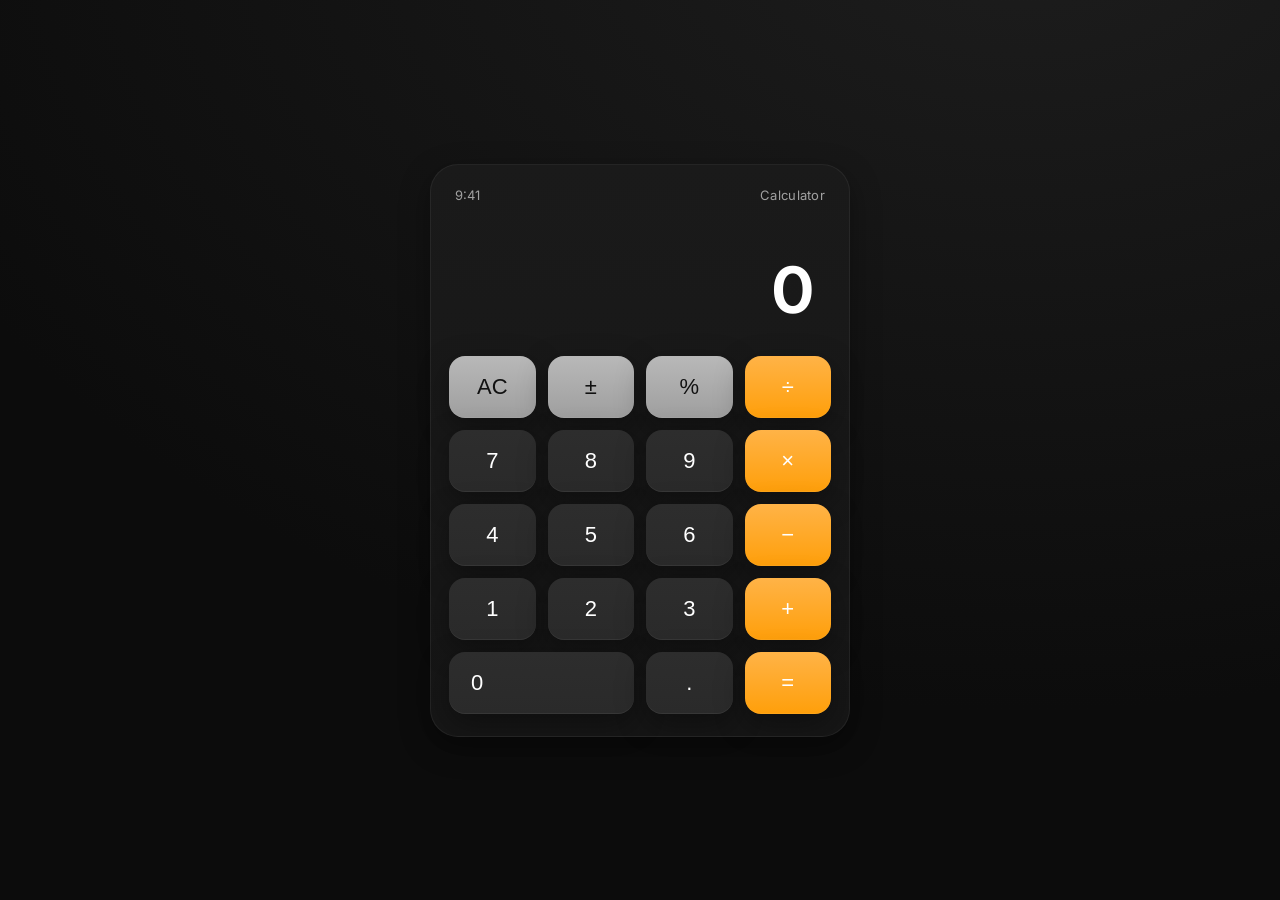
<file: index.html>
<!doctype html>
<html lang="en">
  <head>
    <meta charset="utf-8">
    <meta name="viewport" content="width=device-width, initial-scale=1">
    <title>iOS-style Calculator</title>
    <link rel="preconnect" href="https://fonts.googleapis.com">
    <link rel="preconnect" href="https://fonts.gstatic.com" crossorigin>
    <link href="https://fonts.googleapis.com/css2?family=Inter:wght@400;600;700&display=swap" rel="stylesheet">
    <link rel="stylesheet" href="/styles.css">
  </head>
  <body>
    <main class="app" aria-label="Calculator">
      <div class="status-bar">
        <span class="time" aria-hidden="true">9:41</span>
        <span class="brand">Calculator</span>
      </div>

      <div class="display" role="region" aria-live="polite" aria-atomic="true">
        <div class="history" id="history" aria-hidden="true"></div>
        <div class="value" id="display">0</div>
      </div>

      <div class="keys" role="group" aria-label="Calculator keys">
        <!-- Row 1 -->
        <button class="key key-fn" data-action="clear" aria-label="All Clear">AC</button>
        <button class="key key-fn" data-action="sign" aria-label="Toggle Sign">±</button>
        <button class="key key-fn" data-action="percent" aria-label="Percent">%</button>
        <button class="key key-op" data-action="divide" aria-label="Divide">÷</button>

        <!-- Row 2 -->
        <button class="key" data-digit="7">7</button>
        <button class="key" data-digit="8">8</button>
        <button class="key" data-digit="9">9</button>
        <button class="key key-op" data-action="multiply" aria-label="Multiply">×</button>

        <!-- Row 3 -->
        <button class="key" data-digit="4">4</button>
        <button class="key" data-digit="5">5</button>
        <button class="key" data-digit="6">6</button>
        <button class="key key-op" data-action="subtract" aria-label="Subtract">−</button>

        <!-- Row 4 -->
        <button class="key" data-digit="1">1</button>
        <button class="key" data-digit="2">2</button>
        <button class="key" data-digit="3">3</button>
        <button class="key key-op" data-action="add" aria-label="Add">+</button>

        <!-- Row 5 -->
        <button class="key key-zero" data-digit="0">0</button>
        <button class="key" data-action="decimal" aria-label="Decimal">.</button>
        <button class="key key-eq" data-action="equals" aria-label="Equals">=</button>
      </div>
    </main>

    <script src="/script.js"></script>
  </body>
</html>
</file>
<file: styles.css>
:root {
  --bg: #0c0c0c;
  --panel: #161616;
  --text: #ffffff;
  --muted: #a1a1a1;
  --key: #2a2a2a;
  --key-fn: #9f9f9f;
  --key-op: #ff9f0a;
  --key-op-active: #f08a00;
  --shadow: 0 10px 30px rgba(0,0,0,0.35);
}

* { box-sizing: border-box; }
html, body { height: 100%; }
body {
  margin: 0;
  background: radial-gradient(1200px 800px at 80% -10%, #1d1d1d, var(--bg));
  color: var(--text);
  font-family: 'Inter', system-ui, -apple-system, Segoe UI, Roboto, Arial, sans-serif;
  display: grid;
  place-items: center;
}

.app {
  width: min(420px, 92vw);
  background: linear-gradient(180deg, #1a1a1a 0%, var(--panel) 100%);
  border-radius: 28px;
  box-shadow: var(--shadow);
  padding: 18px 18px 22px;
  border: 1px solid rgba(255, 255, 255, 0.06);
}

.status-bar {
  display: flex;
  align-items: center;
  justify-content: space-between;
  padding: 4px 6px 12px;
  color: var(--muted);
  font-size: 13px;
}
.status-bar .brand { letter-spacing: 0.3px; }

.display {
  min-height: 120px;
  display: grid;
  align-items: end;
  justify-items: end;
  padding: 16px;
  margin-bottom: 12px;
}
.display .history {
  color: var(--muted);
  font-size: 14px;
  min-height: 20px;
}
.display .value {
  font-size: clamp(40px, 8vw, 64px);
  font-weight: 700;
  letter-spacing: 1px;
}

.keys {
  display: grid;
  grid-template-columns: repeat(4, 1fr);
  gap: 12px;
}

.key {
  appearance: none;
  border: none;
  background: linear-gradient(180deg, #2d2d2d, var(--key));
  color: var(--text);
  font-size: 22px;
  padding: 18px 0;
  border-radius: 16px;
  cursor: pointer;
  box-shadow: inset 0 -1px 0 rgba(255,255,255,0.06), var(--shadow);
  transition: transform 0.06s ease, filter 0.06s ease, background 0.2s;
}

.key:focus-visible {
  outline: 2px solid rgba(255,255,255,0.5);
  outline-offset: 2px;
}

.key:active, .key[aria-pressed="true"] {
  transform: translateY(1px) scale(0.995);
  filter: brightness(0.95);
}

.key-fn {
  background: linear-gradient(180deg, #b8b8b8, var(--key-fn));
  color: #111;
}

.key-op {
  background: linear-gradient(180deg, #ffb347, var(--key-op));
  color: #fff;
}
.key-op.active {
  background: linear-gradient(180deg, #ffa733, var(--key-op-active));
}

.key-eq {
  background: linear-gradient(180deg, #ffb347, var(--key-op));
}

.key-zero {
  grid-column: span 2;
  text-align: left;
  padding-left: 22px;
}

@media (max-width: 380px) {
  .app { border-radius: 20px; padding: 14px 14px 18px; }
  .key { font-size: 20px; padding: 16px 0; border-radius: 14px; }
}
</file>
